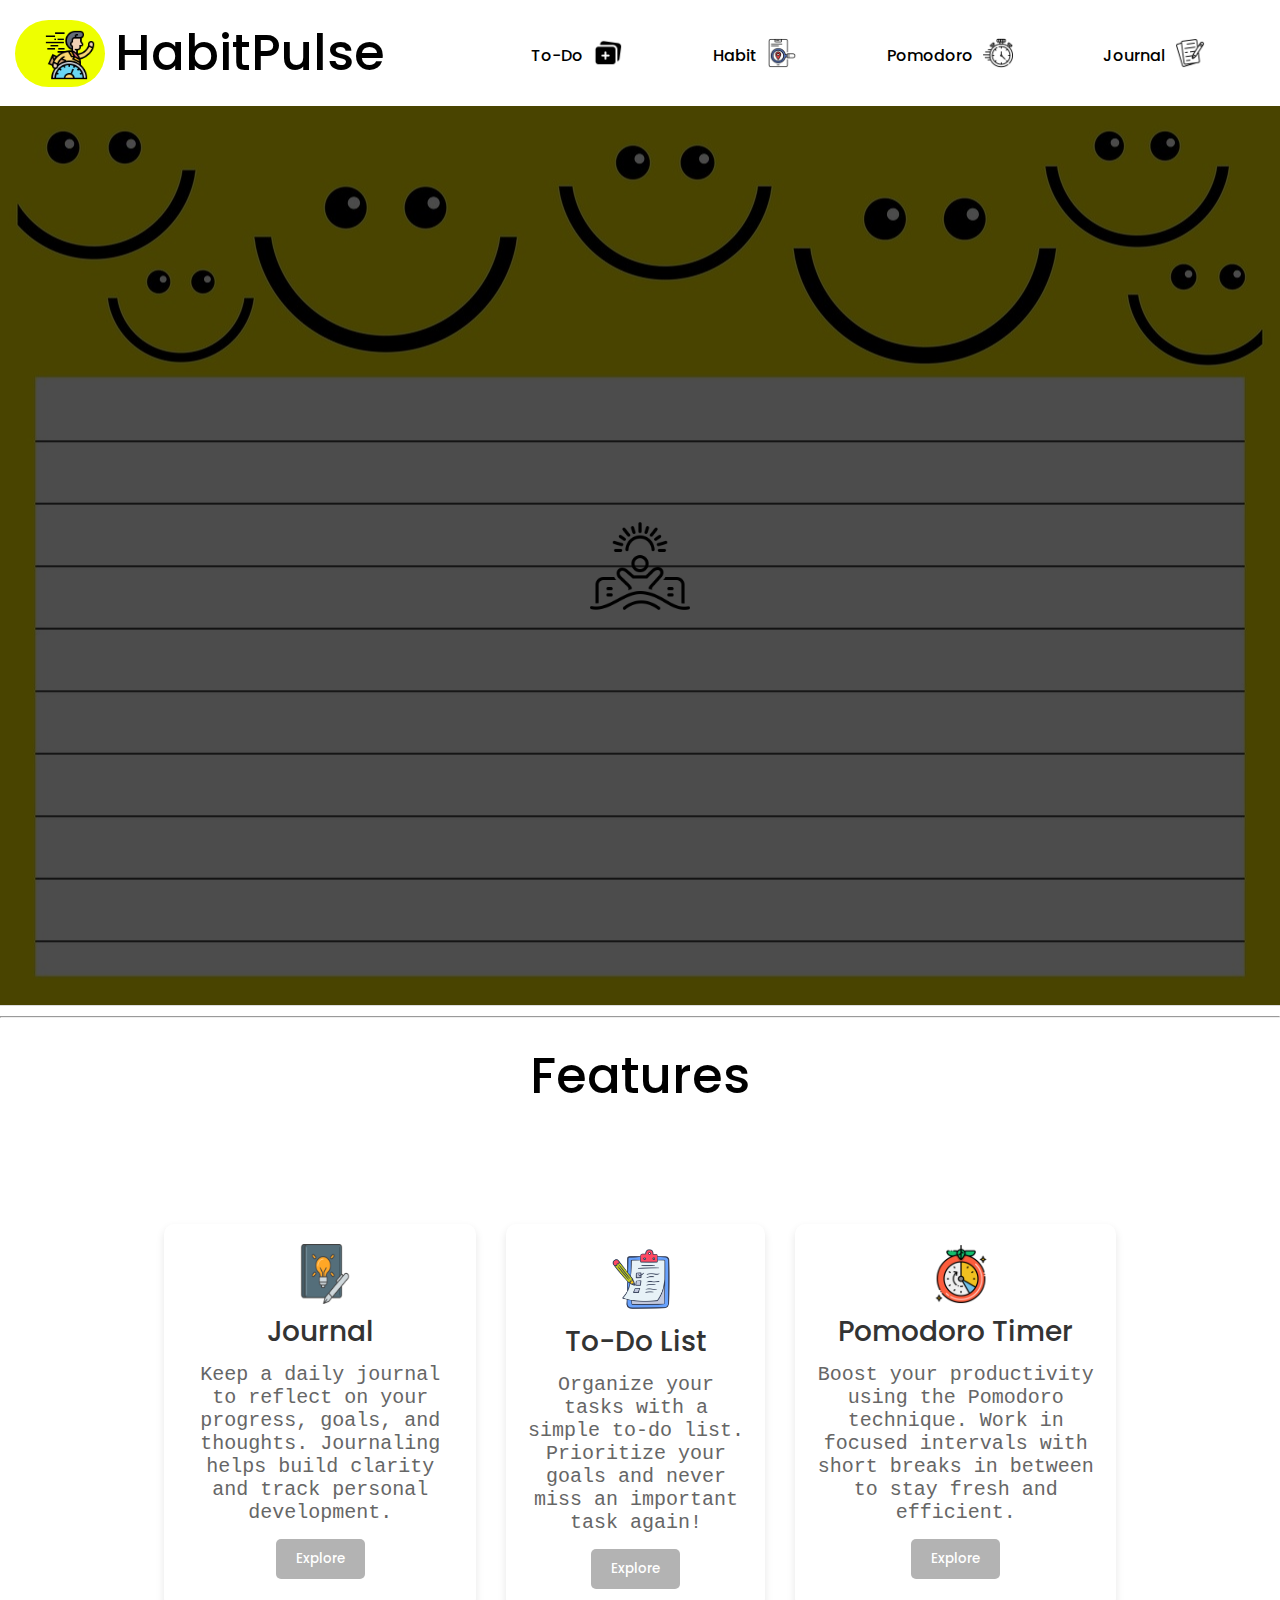
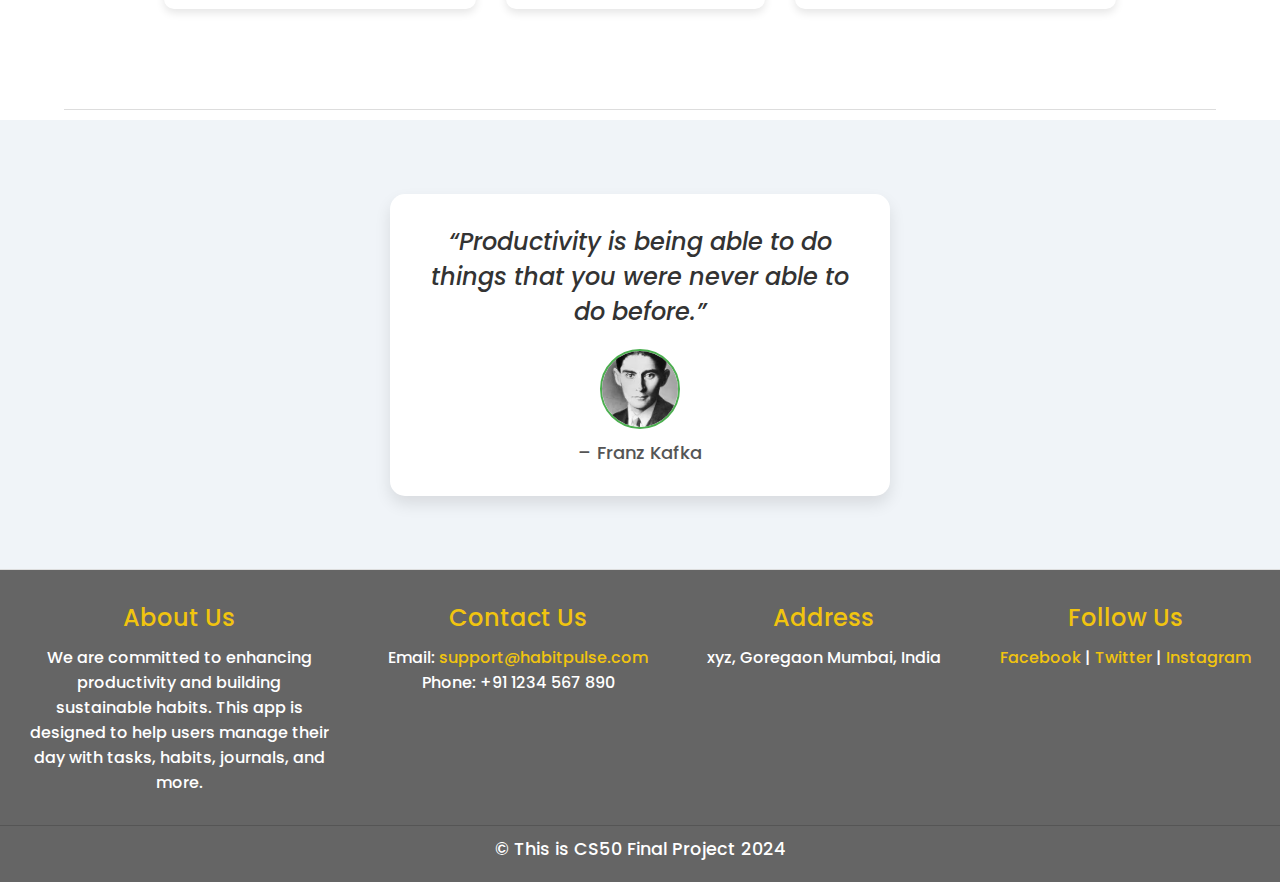
<file: index.html>
<!DOCTYPE html>
<html lang="en">
<head>
  <meta charset="UTF-8">
  <meta name="viewport" content="width=device-width, initial-scale=1.0">
  <title>Productivity App</title>
  <link rel="stylesheet" href="style.css">
</head>
<body>
  <!-- Navbar -->
  <nav class="navbar">
    <div style="display: flex; align-items: center;">
      <div class="logo"><img id="logoimg" src="./images/fast.png" alt=""></div>
      <h1 style="margin-left: 10px; font-size: 50px;">HabitPulse</h1>

    </div>
    <ul class="nav-links" id="navLinks">
      <li>
        <a href="./to_do_section/todo.html" style="display: flex;">
          <span style="padding-top: 5px"> To-Do</span>
          <img src="./images/image-gallery.png" style="width: 30px; height: 30px; align-items: center; margin-left: 10px;">
        </a>
      </li>
      <li>
        <a href="./habit_section/habit.html" style="display: flex;">
          <span style="padding-top: 5px"> Habit</span>
          <img src="./images/tracker_11529546.png" style="width: 30px; height: 30px; align-items: center; margin-left: 10px;">
        </a>
      </li>
      <li>
        <a href="./pomodoro_section/pomodoro.html" style="display: flex;">
          <span style="padding-top: 5px">Pomodoro</span>
          <img src="./images/stopwatch.png" style="width: 30px; height: 30px; align-items: center; margin-left: 10px;">
        </a>
      </li>
      <li>
        <a href="./journal/journal.html" style="display: flex;">
          <span style="padding-top: 5px"> Journal</span>
          <img src="./images/copy-writing.png" style="width: 30px; height: 30px; align-items: center; margin-left: 10px;">
        </a>
      </li>
    </ul>
  </nav>

  <!-- Hero Section -->
  <section class="hero">
    <div class="hero-content">
      <h1 id="current-time"></h1>
      <p id="current-date"></p>
      <!-- Start Button with Image -->
      <button id="getQuoteBtn" class="start-btn">
        <img src="./images/rise.png" style="width: 100px; height: 100px;" alt="">
      </button>
    </div>
  </section>

  <!-- Quote Pop-up -->
  <div id="quotePopup" class="popup hidden">
    <span class="close-btn" id="closePopup">&times;</span>
    <p id="quoteText" style="margin-bottom: 10px; font-size: 28px;">Fetching...</p>
    <p id="authorText" style="color: brown;"></p>
  </div>

  <hr style="margin-top: 10px;">

  <!-- feature  -->

  <h2 style="margin: auto; text-align: center; margin-top: 20px; font-size: 50px;">Features</h2>
  <section class="features">
    <div class="feature">
      <img src="./images/journal_writing.png" style="width: 50px; height: 60px; align-items: center; margin-left: 10px;">
      <h2> Journal </h2>
      <p>Keep a daily journal to reflect on your progress, goals, and thoughts. Journaling helps build clarity and track personal development.</p>
      <button class="explore-btn">Explore</button>
    </div>

    <div class="feature">
      <img src="./images/to-do-list.png" style="width: 70px; height: 70px; align-items: center; margin-left: 10px;">
      <h2>To-Do List</h2>
      <p>Organize your tasks with a simple to-do list. Prioritize your goals and never miss an important task again!</p>
      <button class="explore-btn">Explore</button>
    </div>

    <div class="feature">
      <img src="./images/pomodoro_timer.png" style="width: 60px; height: 60px; align-items: center; margin-left: 10px;">
      <h2>Pomodoro Timer</h2>
      <p>Boost your productivity using the Pomodoro technique. Work in focused intervals with short breaks in between to stay fresh and efficient.</p>
      <button class="explore-btn">Explore</button>
    </div>
  </section>


  <!-- quote author  -->

  <section class="quote-section">
    <div class="quote-box">
      <p class="quote">“Productivity is being able to do things that you were never able to do before.”</p>
      <div class="author-info">
        <img src="./images/kafka.jpg" alt="Author Photo" class="author-photo">
        <p class="author-name"> – Franz Kafka</p>
      </div>
    </div>
  </section>

<!-- footer  -->

<!-- Footer Section -->
<footer class="footer">
  <div class="footer-container">
    <div class="footer-section about">
      <h2>About Us</h2>
      <p>We are committed to enhancing productivity and building sustainable habits. This app is designed to help users manage their day with tasks, habits, journals, and more.</p>
    </div>

    <div class="footer-section contact">
      <h2>Contact Us</h2>
      <p>Email: <a href="mailto:support@habitpulse.com">support@habitpulse.com</a></p>
      <p>Phone: +91 1234 567 890</p>
    </div>

    <div class="footer-section address">
      <h2>Address</h2>
      <p>xyz, Goregaon Mumbai, India</p>
    </div>

    <div class="footer-section social">
      <h2>Follow Us</h2>
      <a href="https://www.facebook.com" target="_blank">Facebook</a> | 
      <a href="https://www.twitter.com" target="_blank">Twitter</a> | 
      <a href="https://www.instagram.com" target="_blank">Instagram</a>
    </div>
  </div>

  <div class="footer-bottom">
    <p><strong> &copy; This is CS50 Final Project 2024</strong></p>
  </div>
</footer>

  <script src="script.js"></script>
</body>
</html>
</file>
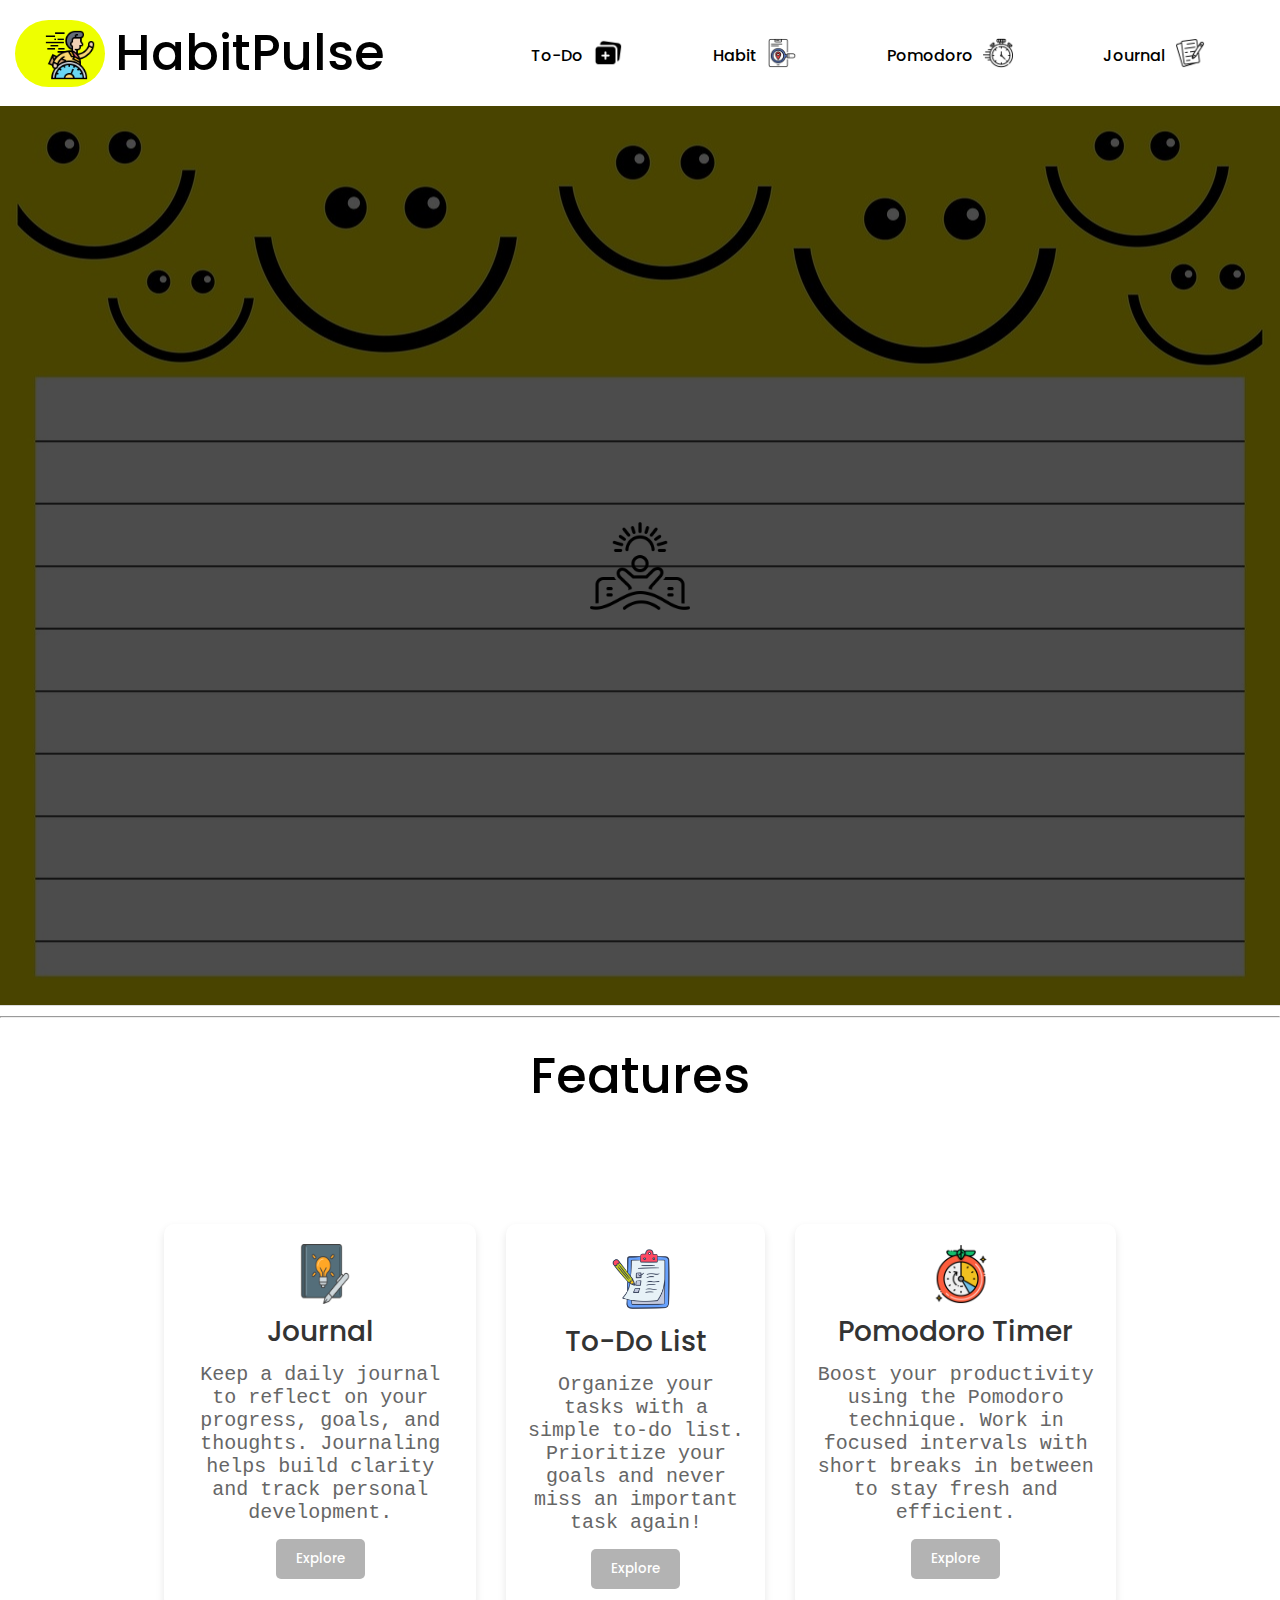
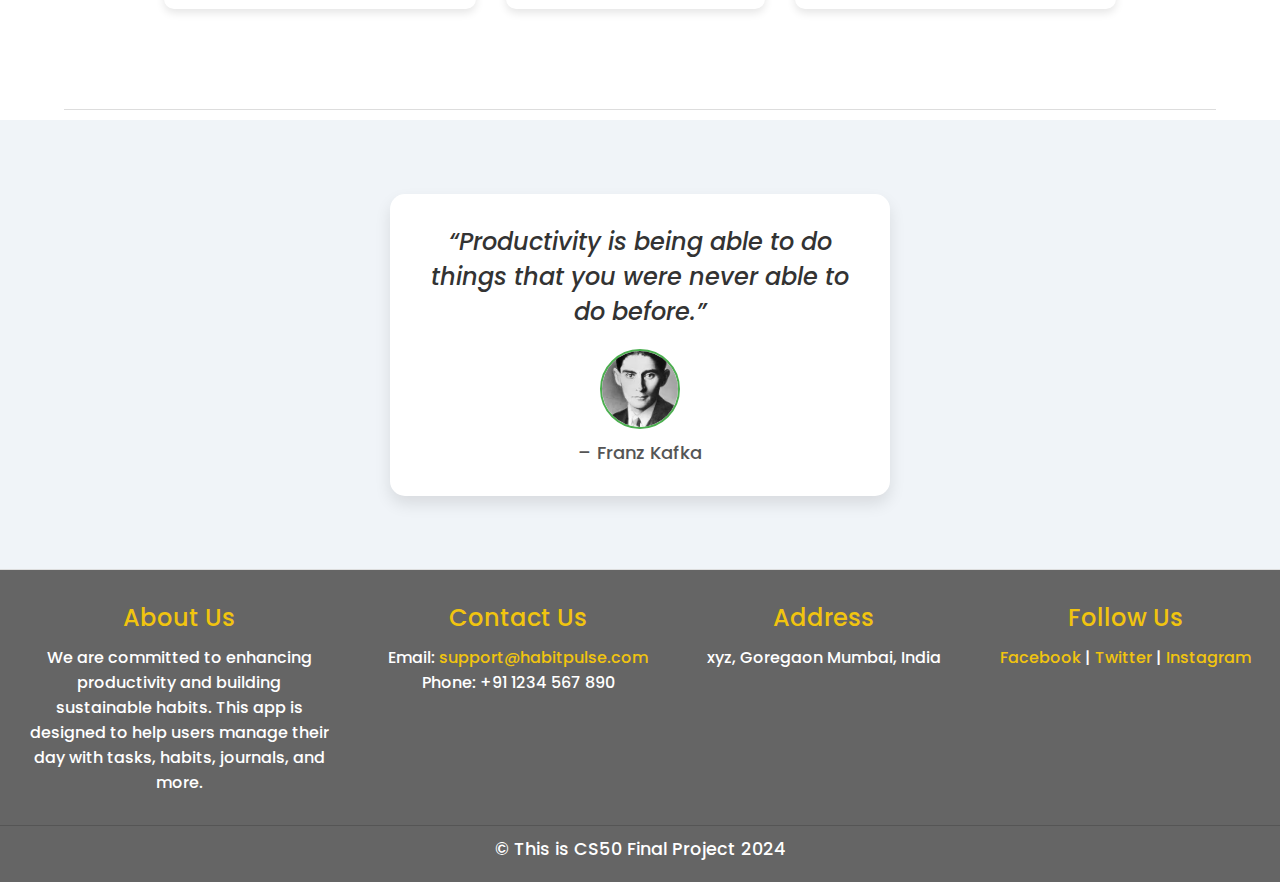
<file: homepage/index.html>
<!DOCTYPE html>
<html lang="en">
<head>
  <meta charset="UTF-8">
  <meta name="viewport" content="width=device-width, initial-scale=1.0">
  <title>Productivity App</title>
  <link rel="stylesheet" href="style.css">
</head>
<body>
  <!-- Navbar -->
  <nav class="navbar">
    <div style="display: flex; align-items: center;">
      <div class="logo"><img id="logoimg" src="../images/logo.png" alt=""></div>
      <h1 style="margin-left: 10px; font-size: 50px;">HabitPulse</h1>

    </div>
    <ul class="nav-links" id="navLinks">
      <li>
        <a href="../to_do_feature/todo.html" style="display: flex;">
          <span style="padding-top: 5px"> To-Do</span>
          <img src="../images/add_todo.png" style="width: 30px; height: 30px; align-items: center; margin-left: 10px;">
        </a>
      </li>
      <li>
        <a href="../habit_tracking_feature/habit.html" style="display: flex;">
          <span style="padding-top: 5px"> Habit</span>
          <img src="../images/habit_tracker.png" style="width: 30px; height: 30px; align-items: center; margin-left: 10px;">
        </a>
      </li>
      <li>
        <a href="../pomodoro_feature/pomodoro.html" style="display: flex;">
          <span style="padding-top: 5px">Pomodoro</span>
          <img src="../images/pomodoro_watch.png" style="width: 30px; height: 30px; align-items: center; margin-left: 10px;">
        </a>
      </li>
      <li>
        <a href="../journal_writing_feature/journal.html" style="display: flex;">
          <span style="padding-top: 5px"> Journal</span>
          <img src="../images/journal_write.png" style="width: 30px; height: 30px; align-items: center; margin-left: 10px;">
        </a>
      </li>
    </ul>
  </nav>

  <!-- Hero Section -->
  <section class="hero">
    <div class="hero-content">
      <h1 id="current-time"></h1>
      <p id="current-date"></p>
      <!-- Start Button with Image -->
      <button id="getQuoteBtn" class="start-btn">
        <img src="../images/wakeup_icon.png" style="width: 100px; height: 100px;" alt="">
      </button>
    </div>
  </section>

  <!-- Quote Pop-up -->
  <div id="quotePopup" class="popup hidden">
    <span class="close-btn" id="closePopup">&times;</span>
    <p id="quoteText" style="margin-bottom: 10px; font-size: 28px;">Fetching...</p>
    <p id="authorText" style="color: brown;"></p>
  </div>

  <hr style="margin-top: 10px;">

  <!-- feature  -->

  <h2 style="margin: auto; text-align: center; margin-top: 20px; font-size: 50px;">Features</h2>
  <section class="features">
    <div class="feature">
      <img src="../images/journal_writing.png" style="width: 50px; height: 60px; align-items: center; margin-left: 10px;">
      <h2> Journal </h2>
      <p>Keep a daily journal to reflect on your progress, goals, and thoughts. Journaling helps build clarity and track personal development.</p>
      <button class="explore-btn">Explore</button>
    </div>

    <div class="feature">
      <img src="../images/to-do-list.png" style="width: 70px; height: 70px; align-items: center; margin-left: 10px;">
      <h2>To-Do List</h2>
      <p>Organize your tasks with a simple to-do list. Prioritize your goals and never miss an important task again!</p>
      <button class="explore-btn">Explore</button>
    </div>

    <div class="feature">
      <img src="../images/pomodoro_timer.png" style="width: 60px; height: 60px; align-items: center; margin-left: 10px;">
      <h2>Pomodoro Timer</h2>
      <p>Boost your productivity using the Pomodoro technique. Work in focused intervals with short breaks in between to stay fresh and efficient.</p>
      <button class="explore-btn">Explore</button>
    </div>
  </section>


  <!-- quote author  -->

  <section class="quote-section">
    <div class="quote-box">
      <p class="quote">“Productivity is being able to do things that you were never able to do before.”</p>
      <div class="author-info">
        <img src="../images/kafka.jpg" alt="Author Photo" class="author-photo">
        <p class="author-name"> – Franz Kafka</p>
      </div>
    </div>
  </section>

<!-- footer  -->

<!-- Footer Section -->
<footer class="footer">
  <div class="footer-container">
    <div class="footer-section about">
      <h2>About Us</h2>
      <p>We are committed to enhancing productivity and building sustainable habits. This app is designed to help users manage their day with tasks, habits, journals, and more.</p>
    </div>

    <div class="footer-section contact">
      <h2>Contact Us</h2>
      <p>Email: <a href="mailto:support@habitpulse.com">support@habitpulse.com</a></p>
      <p>Phone: +91 1234 567 890</p>
    </div>

    <div class="footer-section address">
      <h2>Address</h2>
      <p>xyz, Goregaon Mumbai, India</p>
    </div>

    <div class="footer-section social">
      <h2>Follow Us</h2>
      <a href="https://www.facebook.com" target="_blank">Facebook</a> | 
      <a href="https://www.twitter.com" target="_blank">Twitter</a> | 
      <a href="https://www.instagram.com" target="_blank">Instagram</a>
    </div>
  </div>

  <div class="footer-bottom">
    <p><strong> &copy; This is CS50 Final Project 2024</strong></p>
  </div>
</footer>

  <script src="script.js"></script>
</body>
</html>
</file>
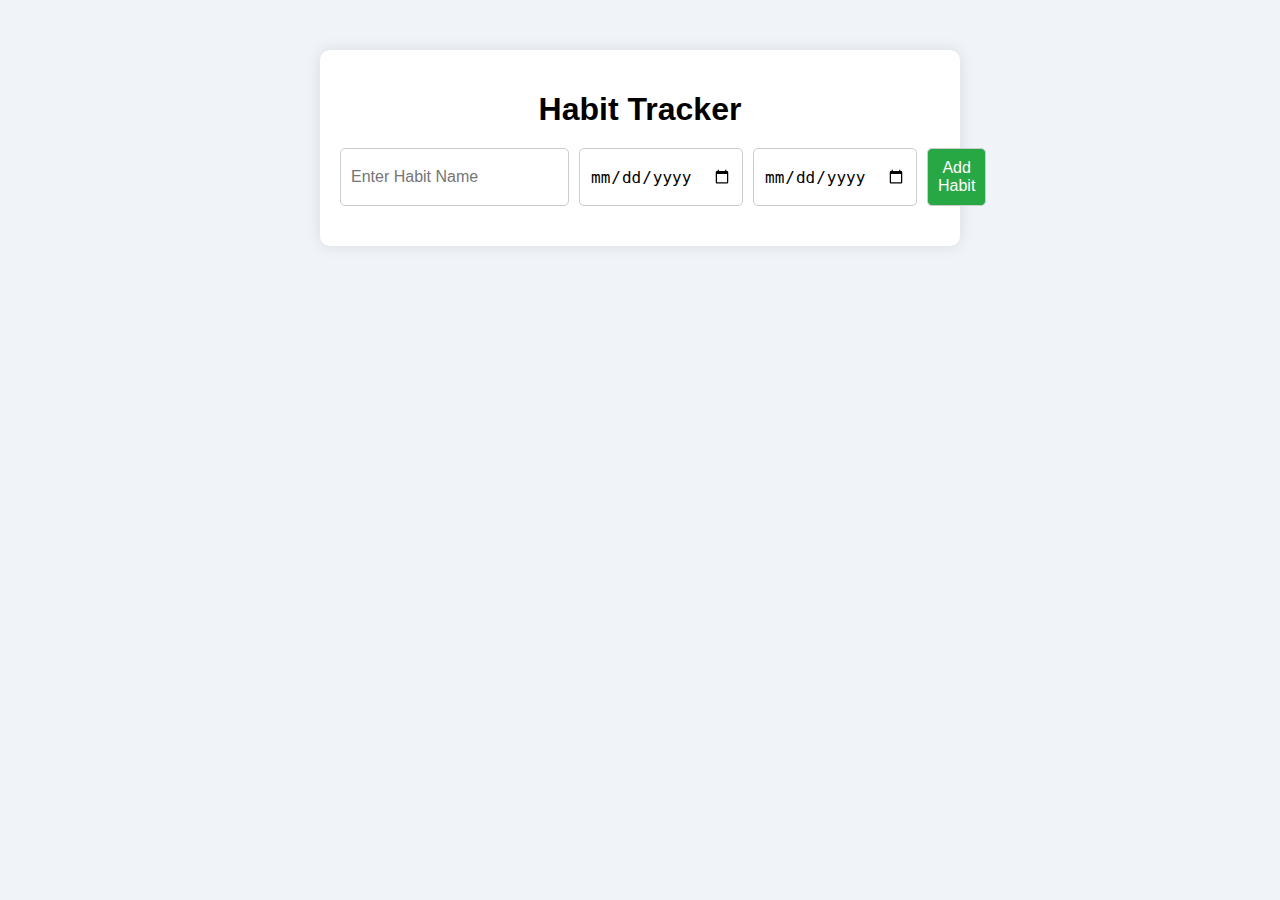
<file: habit_tracking_feature/habit.html>
<!DOCTYPE html>
<html lang="en">
<head>
  <meta charset="UTF-8">
  <meta name="viewport" content="width=device-width, initial-scale=1.0">
  <title>Habit Tracker</title>
  <link rel="stylesheet" href="habit.css">
</head>
<body>
  <div class="container">
    <h1>Habit Tracker</h1>

    <div class="input-section">
      <input type="text" id="habitName" placeholder="Enter Habit Name" required>
      <input type="date" id="startDate" required>
      <input type="date" id="endDate" required>
      <button id="addHabit">Add Habit</button>
    </div>

    <div id="habitList" class="habit-list"></div>
  </div>

  <script src="habit.js"></script>
</body>
</html>
</file>
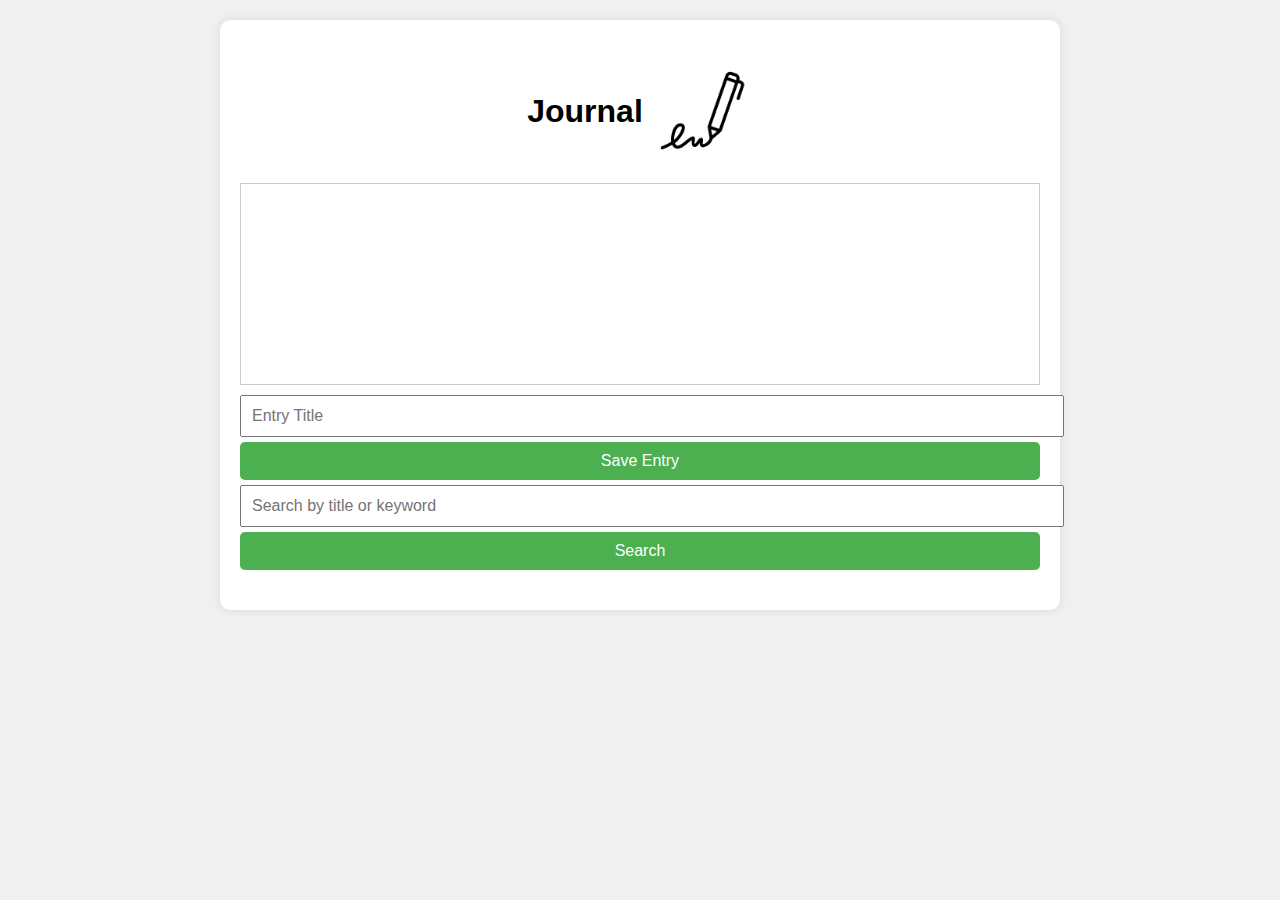
<file: journal_writing_feature/journal.html>
<!DOCTYPE html>
<html lang="en">
<head>
  <meta charset="UTF-8">
  <meta name="viewport" content="width=device-width, initial-scale=1.0">
  <title>Journal Writing App</title>
  <link rel="stylesheet" href="journal.css">
  <link href="https://cdn.quilljs.com/1.3.6/quill.snow.css" rel="stylesheet">
</head>
<body>
  <div class="container">
    <h1 style="display: flex; align-items: center; justify-content: center; gap: 10px;" >Journal <img src="../images/writing.png" style="width: 100px; height: 100px;" alt=""></h1>

    <!-- Rich Text Editor -->
    <div id="editor-container"></div>

    <input type="text" id="entry-title" placeholder="Entry Title" />

    <!-- Save Button -->
    <button id="save-btn">Save Entry</button>

    <!-- Search Journal Entries -->
    <input type="text" id="search-input" placeholder="Search by title or keyword" />
    <button id="search-btn">Search</button>

    <!-- Display Saved Entries -->
    <div id="entries-container"></div>
  </div>

  <script src="https://cdn.quilljs.com/1.3.6/quill.min.js"></script>
  <script src="journal.js"></script>
</body>
</html>
</file>
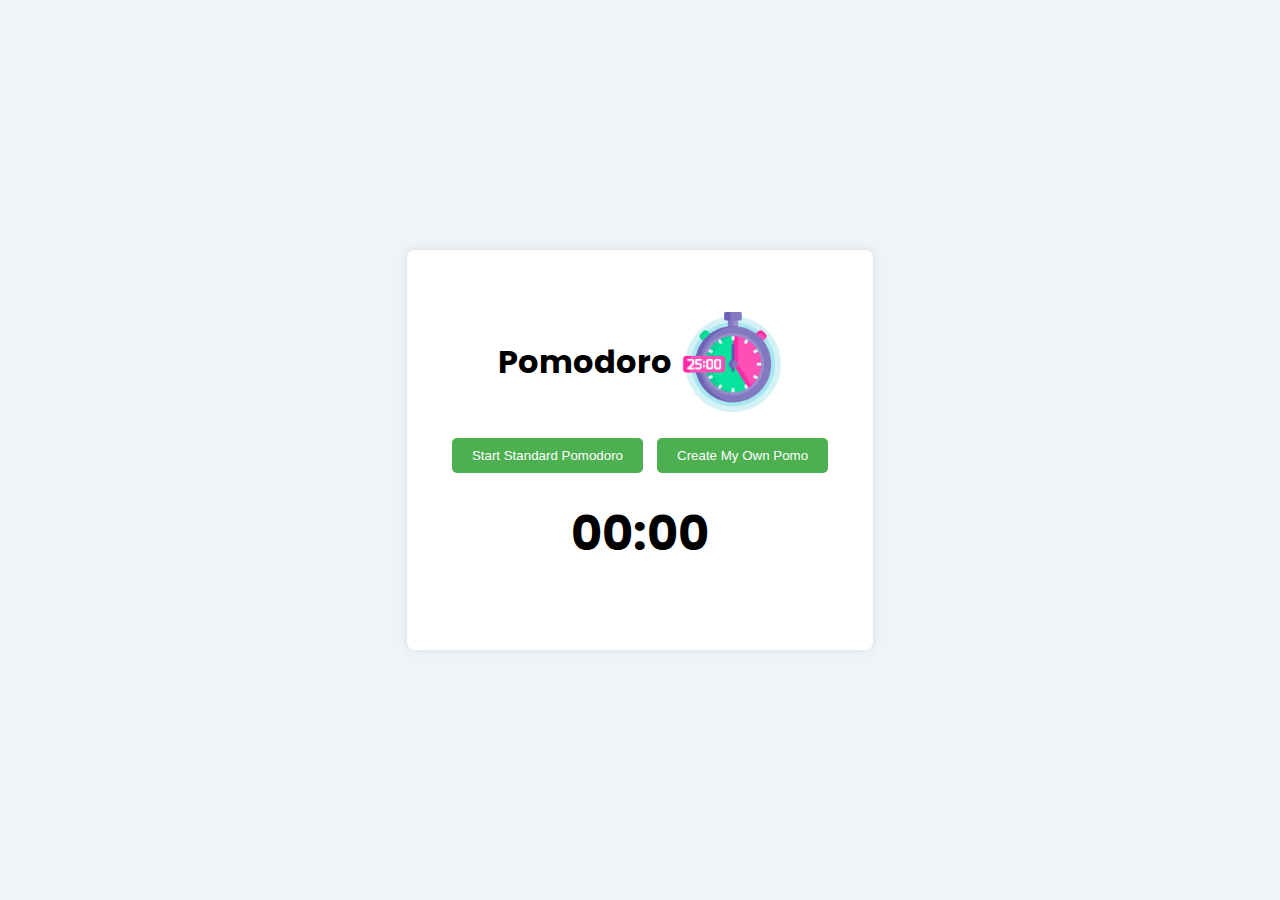
<file: pomodoro_feature/pomodoro.html>
<!DOCTYPE html>
<html lang="en">
<head>
  <meta charset="UTF-8">
  <meta name="viewport" content="width=device-width, initial-scale=1.0">
  <title>Pomodoro Timer</title>
  <link rel="stylesheet" href="pomodoro.css">
</head>
<body>
  <div class="container">
    
    <h1 style="display: flex; align-items: center; justify-content: center; gap: 10px;" >Pomodoro <img src="../images/pomodoro-technique.png" style="width: 100px; height: 100px;" alt=""></h1>

    <button id="startStandard">Start Standard Pomodoro</button>
    <button id="customPomodoro">Create My Own Pomo</button>

    <div id="customSettings" style="display: none;">
      <h3>Customize Your Pomodoro</h3>
      <label>Number of Cycles: <input type="number" id="cycles" min="1"></label>
      <label>Work Duration (min): <input type="number" id="workDuration" min="1"></label>
      <label>Break Duration (min): <input type="number" id="breakDuration" min="1"></label>
      <button id="startCustom">Start Custom Pomodoro</button>
    </div>

    <h2 id="timerDisplay">00:00</h2>

    <p id="progressDisplay"></p>

    <button id="stop" style="display: none;">Stop</button>
    <button id="reset" style="display: none;">Reset</button>

    <script src="pomodoro.js"></script>
  </div>
</body>
</html>
</file>
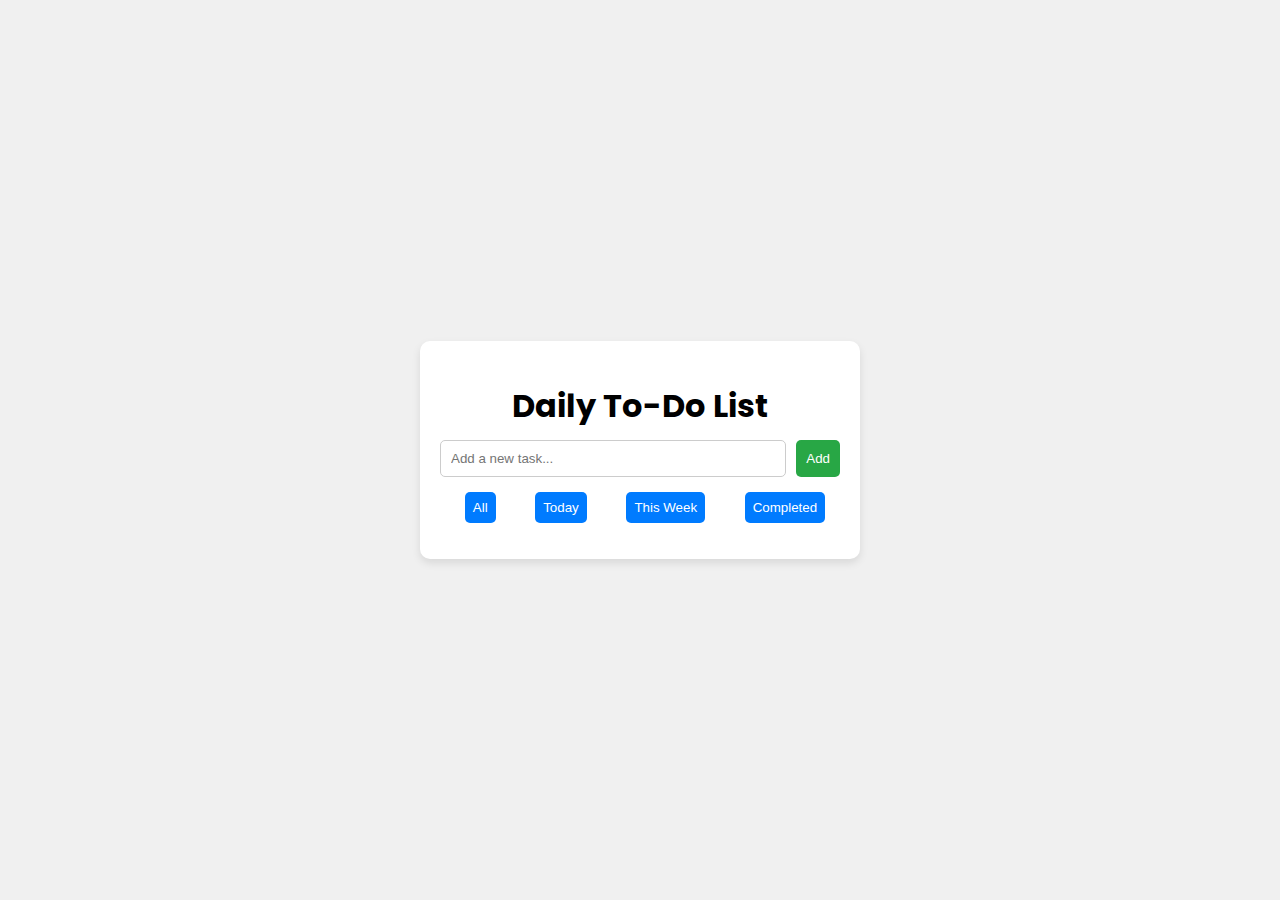
<file: to_do_feature/todo.html>
<!DOCTYPE html>
<html lang="en">
<head>
  <meta charset="UTF-8">
  <meta name="viewport" content="width=device-width, initial-scale=1.0">
  <title>Daily To-Do List</title>
  <link rel="stylesheet" href="todo.css">
</head>
<body>
  <div class="container">
    <h1>Daily To-Do List</h1>

    <div class="input-container">
      <input type="text" id="taskInput" placeholder="Add a new task...">
      <button id="addTaskButton">Add</button>
    </div>

    <div class="filter-buttons">
      <button class="filter" data-filter="all">All</button>
      <button class="filter" data-filter="today">Today</button>
      <button class="filter" data-filter="week">This Week</button>
      <button class="filter" data-filter="completed">Completed</button>
    </div>

    <ul id="taskList"></ul>
  </div>

  <script src="todo.js"></script>
</body>
</html>
</file>
<file: style.css>
@import url('https://fonts.googleapis.com/css2?family=Poppins:ital,wght@0,100;0,200;0,300;0,400;0,500;0,600;0,700;0,800;0,900;1,100;1,200;1,300;1,400;1,500;1,600;1,700;1,800;1,900&display=swap');

* {
    margin: 0;
    padding: 0;
    box-sizing: border-box;
    font-family: "Poppins", serif;
    font-weight: 500;
    font-style: normal;
      
}

  
  /* Navbar Styling */
  .navbar {
    display: flex;
    justify-content: space-between;
    align-items: center;
    background-color: #ffffff;
    padding: 15px;
  }
  
  .navbar .logo {
    color: #fff;
    font-weight: bold;
    background-color: #eeff00;
    border-radius: 40px;
  }
  
  .navbar .logo img{
    width: 50px;
    height: 50px;
    margin-left: 30px;
    margin-right: 10px;
    margin-top: 10px;
  }
  
  /* Nav Links Styling */
  .nav-links {
    list-style: none;
    display: flex;
    gap: 20px;
  }
  
  .nav-links a {
    text-decoration: none;
    color: rgb(0, 0, 0);
    font-size: 1rem;
    transition: color 0.3s;
    margin-right: 50px;
    padding: 10px;
  }

  
  
  .nav-links a:hover {
    color: #ff0000;
    background-color: rgb(255, 255, 0);
    border-radius: 10px;
    padding: 10px;
    font-weight: bold;
    
  }
  

  
  /* Responsive Design */
  @media (max-width: 768px) {
    .nav-links {
      display: none;
      flex-direction: column;
      position: absolute;
      top: 60px;
      right: 0;
      background-color: #333;
      width: 100%;
      text-align: center;
    }
  
    .nav-links.active {
      display: flex;
    }
  
    .hamburger {
      display: flex;
    }
  }
  
  section {
    padding: 100px;
    text-align: center;
    border-bottom: 1px solid #ddd;
  }
  



  /* Hero Section Styling */
.hero {
    height: 100vh;
    width: 100%;
    background: url('./images/happy-1070327_1280.jpg') no-repeat center center/cover;
    position: relative;
  }
  
  .hero::before {
    content: '';
    position: absolute;
    top: 0;
    left: 0;
    width: 100%;
    height: 100%;
    background-color: rgba(0, 0, 0, 0.7);
  }
  
  .hero-content {
    position: absolute;
    display: flex;
    flex-direction: column;
    align-items: center;
    justify-content:center;
    top: 50%;
    left: 50%;
    transform: translate(-50%, -50%);
    text-align: center;
    color: rgb(185, 190, 39);
  }
  
  #current-time {
    font-size: 6rem;
    margin-bottom: 0px;
    font-family: "Poppins", serif;
    font-weight: 900;
    font-style: normal;
    color: #e1ff00;
  }

  #current-date {
    font-size: 1.5rem;
    margin-bottom: 20px;
    font-family: "Poppins", serif;
    font-weight: 400;
    font-style: normal;
  }
  
  .start-btn {
    border: none;
    border-radius: 40%;
    cursor: pointer;
    width: 150px;
    height: 100px;
    transition: background-color 0.3s;
  }
  
  .start-btn:hover {
    background-color: #f7ea00;
  }
  
  /* Section Styling */
  section {
    padding: 100px;
    text-align: center;
    border-bottom: 1px solid #ddd;
  }

  /* pop up */

  /* Pop-up Styles */
.popup {
  position: fixed;
  top: 50%;
  left: 50%;
  transform: translate(-50%, -50%);
  max-width: 600px;
  padding: 20px;
  background-color: white;
  box-shadow: 0 5px 15px rgba(0, 0, 0, 0.3);
  border-radius: 10px;
  text-align: center;
  z-index: 1000;
}

.hidden {
  display: none;
}

/* Close Button */
.close-btn {
  position: absolute;
  top: 10px;
  right: 10px;
  font-size: 20px;
  cursor: pointer;
  color: #555;
}

.close-btn:hover {
  color: #000;
}

/* Start Button Styling */
.start-btn {
  cursor: pointer;
  border: none;
  background: none;
}


@import url('https://fonts.googleapis.com/css2?family=Poppins:ital,wght@0,100;0,200;0,300;0,400;0,500;0,600;0,700;0,800;0,900;1,100;1,200;1,300;1,400;1,500;1,600;1,700;1,800;1,900&family=Roboto+Mono:ital,wght@0,100..700;1,100..700&display=swap');


/* footer  */
/* Footer Styles */
.footer {
  background-color: #656565;
  color: white;
  padding: 20px 0;
  text-align: center;
  font-family: 'Poppins', sans-serif;
}

.footer-container {
  display: flex;
  flex-wrap: wrap;
  justify-content: space-around;
  margin-bottom: 20px;
}

.footer-section {
  margin: 10px;
  min-width: 200px;
  max-width: 300px;
}

.footer-section h2 {
  margin-bottom: 10px;
  font-size: 1.5em;
  color: #f1c40f;
}

.footer-section a {
  color: #f1c40f;
  text-decoration: none;
}

.footer-section a:hover {
  text-decoration: underline;
}

.footer-bottom {
  margin-top: 20px;
  border-top: 1px solid #555;
  padding-top: 10px;
  font-size: 1.1em;
  font-weight: bold;
}


/* feature  */

.features {
  display: flex;
  gap: 30px;
  width: 90%;
  margin: 10px auto;
}

.feature {
  background-color: white;
  border-radius: 10px;
  padding: 20px;
  box-shadow: 0 4px 8px rgba(0, 0, 0, 0.1);
  text-align: center;
}

.feature h2 {
  font-size: 28px;
  margin-bottom: 10px;
  color: #333;
}


.feature p {
  
  
  font-family: "Roboto Mono", monospace;
  font-weight: 500;
  font-style: normal;
  
  font-size: 20px;
  margin-bottom: 15px;
  color: #666;
}

.explore-btn {
  background-color: #b3b3b3;
  color: white;
  border: none;
  padding: 10px 20px;
  border-radius: 5px;
  cursor: pointer;
  transition: background-color 0.3s;
}

.explore-btn:hover {
  color: black;
  background-color: #ffffff;
}



/* quote author  */

.quote-section {
  display: flex;
  justify-content: center;
  align-items: center;
  height: 50vh;
  background-color: #f0f4f8;
}

.quote-box {
  background-color: white;
  border-radius: 15px;
  padding: 30px;
  max-width: 500px;
  text-align: center;
  box-shadow: 0 8px 16px rgba(0, 0, 0, 0.1);
}

.quote {
  font-size: 24px;
  font-style: italic;
  color: #333;
  margin-bottom: 20px;
}

.author-info {
  display: flex;
  flex-direction: column;
  align-items: center;
  margin-top: 10px;
}

.author-photo {
  width: 80px;
  height: 80px;
  border-radius: 50%;
  object-fit: cover;
  margin-bottom: 10px;
  border: 2px solid #4CAF50;
}

.author-name {
  font-size: 18px;
  color: #555;
}
</file>
<file: homepage/style.css>
@import url('https://fonts.googleapis.com/css2?family=Poppins:ital,wght@0,100;0,200;0,300;0,400;0,500;0,600;0,700;0,800;0,900;1,100;1,200;1,300;1,400;1,500;1,600;1,700;1,800;1,900&display=swap');

* {
    margin: 0;
    padding: 0;
    box-sizing: border-box;
    font-family: "Poppins", serif;
    font-weight: 500;
    font-style: normal;
      
}

  
  /* Navbar Styling */
  .navbar {
    display: flex;
    justify-content: space-between;
    align-items: center;
    background-color: #ffffff;
    padding: 15px;
  }
  
  .navbar .logo {
    color: #fff;
    font-weight: bold;
    background-color: #eeff00;
    border-radius: 40px;
  }
  
  .navbar .logo img{
    width: 50px;
    height: 50px;
    margin-left: 30px;
    margin-right: 10px;
    margin-top: 10px;
  }
  
  /* Nav Links Styling */
  .nav-links {
    list-style: none;
    display: flex;
    gap: 20px;
  }
  
  .nav-links a {
    text-decoration: none;
    color: rgb(0, 0, 0);
    font-size: 1rem;
    transition: color 0.3s;
    margin-right: 50px;
    padding: 10px;
  }

  
  
  .nav-links a:hover {
    color: #ff0000;
    background-color: rgb(255, 255, 0);
    border-radius: 10px;
    padding: 10px;
    font-weight: bold;
    
  }
  

  
  /* Responsive Design */
  @media (max-width: 768px) {
    .nav-links {
      display: none;
      flex-direction: column;
      position: absolute;
      top: 60px;
      right: 0;
      background-color: #333;
      width: 100%;
      text-align: center;
    }
  
    .nav-links.active {
      display: flex;
    }
  
    .hamburger {
      display: flex;
    }
  }
  
  section {
    padding: 100px;
    text-align: center;
    border-bottom: 1px solid #ddd;
  }
  



  /* Hero Section Styling */
.hero {
    height: 100vh;
    width: 100%;
    background: url('../images/homepage_banner.jpg') no-repeat center center/cover;
    position: relative;
  }
  
  .hero::before {
    content: '';
    position: absolute;
    top: 0;
    left: 0;
    width: 100%;
    height: 100%;
    background-color: rgba(0, 0, 0, 0.7);
  }
  
  .hero-content {
    position: absolute;
    display: flex;
    flex-direction: column;
    align-items: center;
    justify-content:center;
    top: 50%;
    left: 50%;
    transform: translate(-50%, -50%);
    text-align: center;
    color: rgb(185, 190, 39);
  }
  
  #current-time {
    font-size: 6rem;
    margin-bottom: 0px;
    font-family: "Poppins", serif;
    font-weight: 900;
    font-style: normal;
    color: #e1ff00;
  }

  #current-date {
    font-size: 1.5rem;
    margin-bottom: 20px;
    font-family: "Poppins", serif;
    font-weight: 400;
    font-style: normal;
  }
  
  .start-btn {
    border: none;
    border-radius: 40%;
    cursor: pointer;
    width: 150px;
    height: 100px;
    transition: background-color 0.3s;
  }
  
  .start-btn:hover {
    background-color: #f7ea00;
  }
  
  /* Section Styling */
  section {
    padding: 100px;
    text-align: center;
    border-bottom: 1px solid #ddd;
  }

  /* pop up */

  /* Pop-up Styles */
.popup {
  position: fixed;
  top: 50%;
  left: 50%;
  transform: translate(-50%, -50%);
  max-width: 600px;
  padding: 20px;
  background-color: white;
  box-shadow: 0 5px 15px rgba(0, 0, 0, 0.3);
  border-radius: 10px;
  text-align: center;
  z-index: 1000;
}

.hidden {
  display: none;
}

/* Close Button */
.close-btn {
  position: absolute;
  top: 10px;
  right: 10px;
  font-size: 20px;
  cursor: pointer;
  color: #555;
}

.close-btn:hover {
  color: #000;
}

/* Start Button Styling */
.start-btn {
  cursor: pointer;
  border: none;
  background: none;
}


@import url('https://fonts.googleapis.com/css2?family=Poppins:ital,wght@0,100;0,200;0,300;0,400;0,500;0,600;0,700;0,800;0,900;1,100;1,200;1,300;1,400;1,500;1,600;1,700;1,800;1,900&family=Roboto+Mono:ital,wght@0,100..700;1,100..700&display=swap');


/* footer  */
/* Footer Styles */
.footer {
  background-color: #656565;
  color: white;
  padding: 20px 0;
  text-align: center;
  font-family: 'Poppins', sans-serif;
}

.footer-container {
  display: flex;
  flex-wrap: wrap;
  justify-content: space-around;
  margin-bottom: 20px;
}

.footer-section {
  margin: 10px;
  min-width: 200px;
  max-width: 300px;
}

.footer-section h2 {
  margin-bottom: 10px;
  font-size: 1.5em;
  color: #f1c40f;
}

.footer-section a {
  color: #f1c40f;
  text-decoration: none;
}

.footer-section a:hover {
  text-decoration: underline;
}

.footer-bottom {
  margin-top: 20px;
  border-top: 1px solid #555;
  padding-top: 10px;
  font-size: 1.1em;
  font-weight: bold;
}


/* feature  */

.features {
  display: flex;
  gap: 30px;
  width: 90%;
  margin: 10px auto;
}

.feature {
  background-color: white;
  border-radius: 10px;
  padding: 20px;
  box-shadow: 0 4px 8px rgba(0, 0, 0, 0.1);
  text-align: center;
}

.feature h2 {
  font-size: 28px;
  margin-bottom: 10px;
  color: #333;
}


.feature p {
  
  
  font-family: "Roboto Mono", monospace;
  font-weight: 500;
  font-style: normal;
  
  font-size: 20px;
  margin-bottom: 15px;
  color: #666;
}

.explore-btn {
  background-color: #b3b3b3;
  color: white;
  border: none;
  padding: 10px 20px;
  border-radius: 5px;
  cursor: pointer;
  transition: background-color 0.3s;
}

.explore-btn:hover {
  color: black;
  background-color: #ffffff;
}



/* quote author  */

.quote-section {
  display: flex;
  justify-content: center;
  align-items: center;
  height: 50vh;
  background-color: #f0f4f8;
}

.quote-box {
  background-color: white;
  border-radius: 15px;
  padding: 30px;
  max-width: 500px;
  text-align: center;
  box-shadow: 0 8px 16px rgba(0, 0, 0, 0.1);
}

.quote {
  font-size: 24px;
  font-style: italic;
  color: #333;
  margin-bottom: 20px;
}

.author-info {
  display: flex;
  flex-direction: column;
  align-items: center;
  margin-top: 10px;
}

.author-photo {
  width: 80px;
  height: 80px;
  border-radius: 50%;
  object-fit: cover;
  margin-bottom: 10px;
  border: 2px solid #4CAF50;
}

.author-name {
  font-size: 18px;
  color: #555;
}
</file>
<file: habit_tracking_feature/habit.css>
body {
  font-family: 'Arial', sans-serif;
  background-color: #f0f4f8;
  margin: 0;
  padding: 0;
}

.container {
  max-width: 600px;
  margin: 50px auto;
  padding: 20px;
  background-color: white;
  border-radius: 10px;
  box-shadow: 0 0 15px rgba(0, 0, 0, 0.1);
}

h1 {
  text-align: center;
  margin-bottom: 20px;
}

.input-section {
  display: flex;
  gap: 10px;
  margin-bottom: 20px;
}

.input-section input,
.input-section button {
  padding: 10px;
  font-size: 1rem;
  border: 1px solid #ccc;
  border-radius: 5px;
}

button {
  background-color: #28a745;
  color: white;
  cursor: pointer;
}

button:hover {
  background-color: #218838;
}

.habit-list {
  margin-top: 20px;
}

.habit-item {
  padding: 20px;
  border: 1px solid #ccc;
  border-radius: 5px;
  background-color: #f9f9f9;
  margin-bottom: 20px;
}

.habit-name {
  text-align: center;
  font-weight: bold;
  font-size: 1.2rem;
  margin-bottom: 10px;
}

.streak-line {
  display: grid;
  grid-template-columns: repeat(auto-fill, minmax(40px, 1fr));
  gap: 10px;
  justify-items: center;
  margin-top: 10px;
}

.day-circle {
  width: 40px;
  height: 40px;
  border-radius: 50%;
  background-color: #ff4d4f; /* Default red for missed */
  display: flex;
  align-items: center;
  justify-content: center;
  font-size: 14px;
  color: white;
}

.day-circle.checked {
  background-color: #28a745; /* Green for completed */
}

.streak-info {
  margin-top: 10px;
  text-align: center;
  font-size: 0.9rem;
}

/* 
.day-circle.first-day {
  width: 50px;
  height: 50px;
  font-weight: bold;
  background-color: rgb(255, 0, 0);
} */

.delete-button {
  /* float: right; */
  top: 10px;
  background-color: red;
  color: white;
  border: none;
  border-radius: 3px;
  cursor: pointer;
}
</file>
<file: journal_writing_feature/journal.css>
body {
    font-family: Arial, sans-serif;
    background-color: #f0f0f0;
    margin: 0;
    padding: 20px;
  }
  
  .container {
    max-width: 800px;
    margin: auto;
    background-color: white;
    padding: 20px;
    border-radius: 10px;
    box-shadow: 0 0 10px rgba(0, 0, 0, 0.1);
  }
  
  #editor-container {
    height: 200px;
    margin-bottom: 10px;
    border: 1px solid #ccc;
  }
  
  input, button {
    display: block;
    width: 100%;
    margin: 5px 0;
    padding: 10px;
    font-size: 16px;
  }
  
  button {
    background-color: #4CAF50;
    color: white;
    border: none;
    border-radius: 5px;
    cursor: pointer;
  }
  
  button:hover {
    background-color: #45a049;
  }
  
  #entries-container {
    margin-top: 20px;
  }
  
  .entry {
    position: relative;
    background-color: #fafafa;
    padding: 10px;
    margin-bottom: 10px;
    border: 1px solid #ddd;
    border-radius: 5px;
  }
  
  .delete-btn {
    position: absolute;
    top: 10px;
    right: 10px;
    background-color: rgb(0, 0, 0);
    color: white;
    border: none;
    border-radius: 50%;
    width: 30px;
    height: 30px;
    cursor: pointer;
  }
  
  .delete-btn:hover {
    background-color: rgb(99, 99, 99);
  }
</file>
<file: pomodoro_feature/pomodoro.css>
@import url('https://fonts.googleapis.com/css2?family=Poppins:ital,wght@0,100;0,200;0,300;0,400;0,500;0,600;0,700;0,800;0,900;1,100;1,200;1,300;1,400;1,500;1,600;1,700;1,800;1,900&display=swap');

body {
    font-family: 'Poppins', sans-serif;
    background-color: #f0f4f8;
    display: flex;
    justify-content: center;
    align-items: center;
    height: 100vh;
    margin: 0;
    font-family: "Poppins", serif;
    font-weight: 500;
    font-style: normal;
      
  }
  
  .container {
    text-align: center;
    background: white;
    padding: 40px;
    border-radius: 8px;
    box-shadow: 0 0 10px rgba(0, 0, 0, 0.1);
  }
  
  button {
    margin: 5px;
    padding: 10px 20px;
    border: none;
    border-radius: 5px;
    background-color: #4caf50;
    color: white;
    cursor: pointer;
  }
  
  button:hover {
    background-color: #45a049;
  }
  
  #timerDisplay {
    font-size: 48px;
    margin-top: 20px;
  }
</file>
<file: to_do_feature/todo.css>
@import url('https://fonts.googleapis.com/css2?family=Poppins:ital,wght@0,100;0,200;0,300;0,400;0,500;0,600;0,700;0,800;0,900;1,100;1,200;1,300;1,400;1,500;1,600;1,700;1,800;1,900&display=swap');


body {
    font-family: Arial, sans-serif;
    background-color: #f0f0f0;
    margin: 0;
    padding: 0;
    display: flex;
    justify-content: center;
    align-items: center;
    height: 100vh;
    font-family: "Poppins", serif;
    font-weight: 500;
    font-style: normal;
  }
  
  .container {
    background-color: white;
    padding: 20px;
    border-radius: 10px;
    width: 400px;
    box-shadow: 0 4px 8px rgba(0, 0, 0, 0.1);
  }
  
  h1 {
    text-align: center;
    margin-bottom: 10px;
  }
  
  .input-container {
    display: flex;
    margin-bottom: 15px;
  }
  
  input {
    flex: 1;
    padding: 10px;
    border: 1px solid #ccc;
    border-radius: 5px;
  }
  
  button {
    margin-left: 10px;
    padding: 10px;
    border: none;
    border-radius: 5px;
    background-color: #28a745;
    color: white;
    cursor: pointer;
  }
  
  button:hover {
    background-color: #218838;
  }
  
  .filter-buttons {
    margin: 15px 0;
    display: flex;
    justify-content: space-around;
  }
  
  .filter {
    background-color: #007bff;
    color: white;
    padding: 8px;
    border: none;
    border-radius: 5px;
    cursor: pointer;
  }
  
  .filter:hover {
    background-color: #0056b3;
  }
  
  ul {
    list-style-type: none;
    padding: 0;
  }
  
  li {
    display: flex;
    justify-content: space-between;
    padding: 10px;
    border-bottom: 1px solid #ccc;
  }
  
  li.completed {
    text-decoration: line-through;
    color: rgb(255, 0, 0);
  }
  

  /* Basic task list styles */
ul {
    list-style-type: none;
    padding: 0;
  }
  
  li {
    background-color: #f0f0f0;
    margin: 10px 0;
    padding: 15px;
    border-radius: 5px;
    display: flex;
    flex-direction: column;
    justify-content: space-between;
  }
  
  /* Task text at the top */
  .task-text {
    font-size: 18px;
    font-weight: bold;
    margin-bottom: 10px;
  }
  
  /* Footer with date and actions */
  .task-footer {
    display: flex;
    justify-content: space-between;
    align-items: center;
  }
  
  .task-footer small {
    color: #666;
  }
  
  .task-actions button {
    margin-left: 5px;
    cursor: pointer;
  }
  
  .task-actions button:hover {
    background-color: #ddd;
  }
</file>
